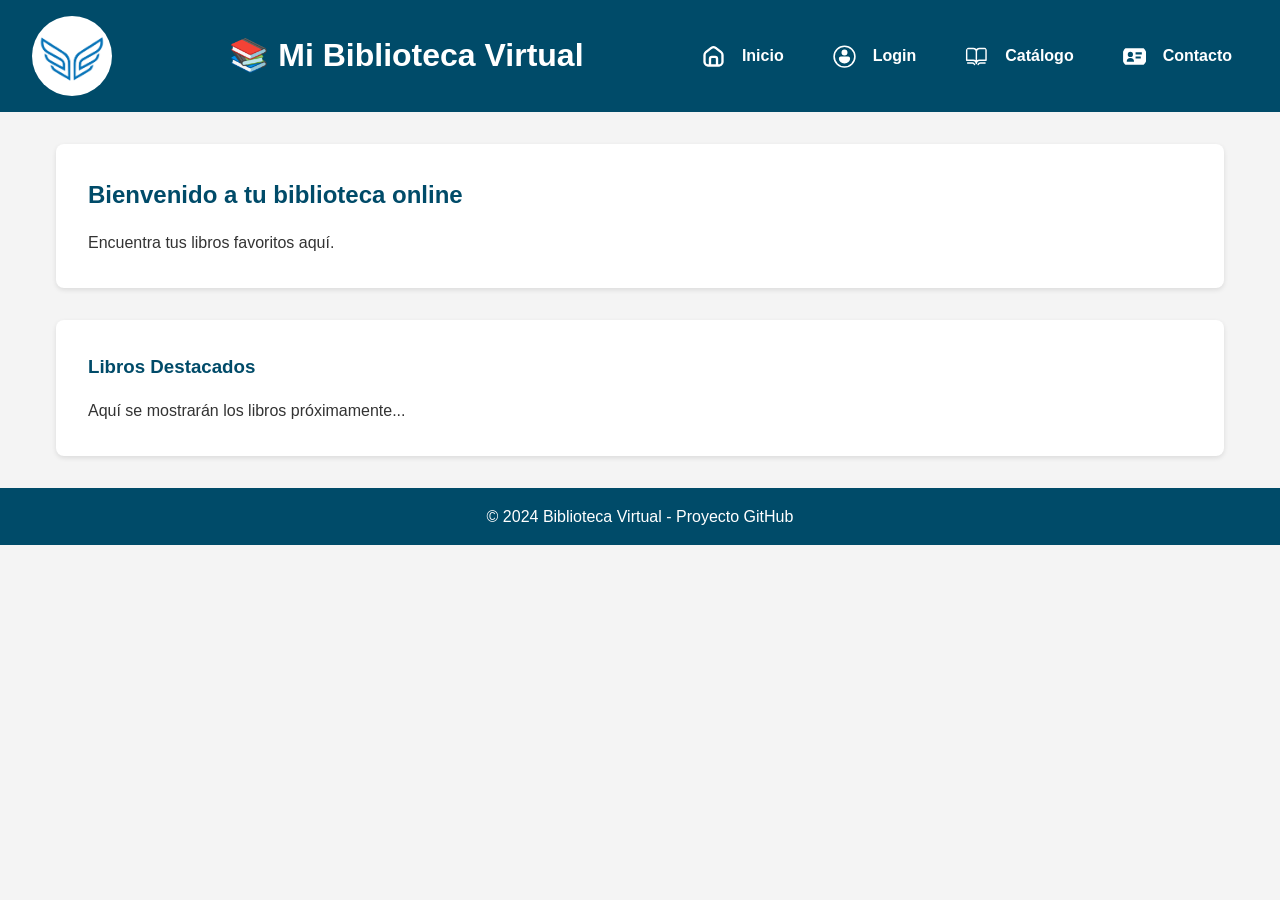
<file: index.html>
<!DOCTYPE html>
<html lang="es">
    <head>
        <meta charset="UTF-8">
        <meta name="viewport" content="width=device-width, initial-scale=1.0">
        <title>Biblioteca Virtual</title>
        <link rel="stylesheet" href="style.css">
    </head>
    <body>
        
        <!-- Encabezado con Navegación -->
        <header>
            <img  src="img/Paradisoft.png" alt="Logo Universidad">
            <h1>📚 Mi Biblioteca Virtual</h1>
            <nav>
                <ul>
                    <li>
                        <img src="ico/home.svg" alt="inicio-icono">
                        <a href="index.html">Inicio</a>
                    </li>
                    <li>
                        <img src="ico/account2.svg" alt="login-icono">
                        <a href="login.html">Login</a>
                    </li>
                    <li>
                        <img src="ico/book.svg" alt="catalogo-icono">
                        <a href="catalogo.html">Catálogo</a>
                    </li>
                    <li>
                        <img src="ico/card.svg" alt="contacto-icono">
                        <a href="#">Contacto</a>
                    </li>
                </ul>
            </nav>
        </header>

        <!-- Contenido Principal -->
        <main>
            <section id="bienvenida">
                <h2>Bienvenido a tu biblioteca online</h2>
                <p>Encuentra tus libros favoritos aquí.</p>
            </section>

            <section id="libros">
                <h3>Libros Destacados</h3>
                <p>Aquí se mostrarán los libros próximamente...</p>
            </section>
        </main>

        <!-- Pie de página -->
        <footer>
            <p>&copy; 2024 Biblioteca Virtual - Proyecto GitHub</p>
        </footer>

    </body>
    </html>
</file>
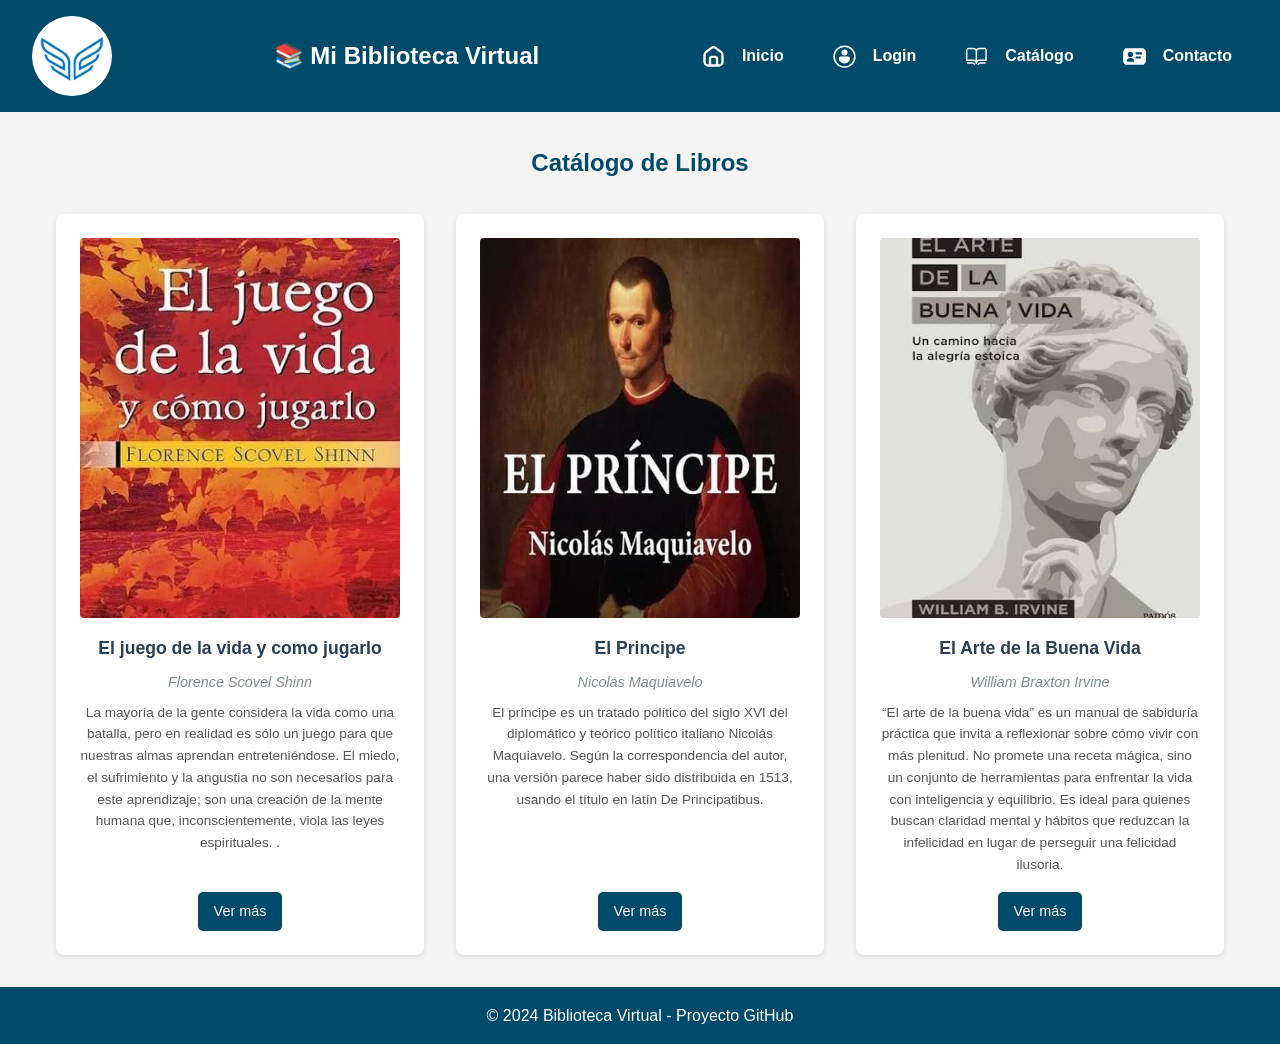
<file: catalogo.html>
<!DOCTYPE html>
<html lang="es">
    <head>
        <meta charset="UTF-8">
        <meta name="viewport" content="width=device-width, initial-scale=1.0">
        <title>Catalogo - Bilbioteca Virtual</title>
        <link rel="stylesheet" href="catalogo-style.css">
    </head>
    <body>
        
        <header>
            <img src="img/Paradisoft.png" alt="Logo Universidad">
            <h1>📚 Mi Biblioteca Virtual</h1>
            <nav>
                <ul>
                    <li>
                        <img src="ico/home.svg" alt="inicio-icono">
                        <a href="index.html">Inicio</a>
                    </li>
                    <li>
                        <img src="ico/account2.svg" alt="login-icono">
                        <a href="login.html">Login</a>
                    </li>
                    <li>
                        <img src="ico/book.svg" alt="catalogo-icono">
                        <a href="catalogo.html">Catálogo</a>
                    </li>
                    <li>
                        <img src="ico/card.svg" alt="contacto-icono">
                        <a href="#">Contacto</a>
                    </li>
                </ul>
            </nav>
        </header>

        <main>
            <section id="estanteria">
                <h2>Catálogo de Libros</h2>
                
                <div class="grid-libros">
                    
                    <article class="libro">
                        <img src="img/libro1.jpg" alt="Portada de El juego de la vida">
                        <h3>El juego de la vida y como jugarlo</h3>
                        <p class="autor">Florence Scovel Shinn</p>
                        <p class="descripcion">La mayoría de la gente considera la vida como una batalla, pero en realidad es sólo un juego para que nuestras almas aprendan entreteniéndose. El miedo, el sufrimiento y la angustia no son necesarios para este aprendizaje; son una creación de la mente humana que, inconscientemente, viola las leyes espirituales. .</p>
                        <a href="#" class="btn">Ver más</a>
                    </article>

                    <article class="libro">
                        <img src="img/libro2.jpg" alt="Portada de El Principe">
                        <h3>El Principe</h3>
                        <p class="autor">Nicolas Maquiavelo</p>
                        <p class="descripcion">El príncipe es un tratado político del siglo XVI del diplomático y teórico político italiano Nicolás Maquiavelo. Según la correspondencia del autor, una versión parece haber sido distribuida en 1513, usando el título en latín De Principatibus.</p>
                        <a href="#" class="btn">Ver más</a>
                    </article>

                    <article class="libro">
                        <img src="img/libro3.jpg" alt="Portada de El Arte de la Buena Vida">
                        <h3>El Arte de la Buena Vida</h3>
                        <p class="autor">William Braxton Irvine</p>
                        <p class="descripcion">“El arte de la buena vida” es un manual de sabiduría práctica que invita a reflexionar sobre cómo vivir con más plenitud. No promete una receta mágica, sino un conjunto de herramientas para enfrentar la vida con inteligencia y equilibrio. Es ideal para quienes buscan claridad mental y hábitos que reduzcan la infelicidad en lugar de perseguir una felicidad ilusoria.</p>
                        <a href="#" class="btn">Ver más</a>
                    </article>

                </div>
            </section>
        </main>

        <footer>
            <p>&copy; 2024 Biblioteca Virtual - Proyecto GitHub</p>
        </footer>

    </body>
</html>
</file>
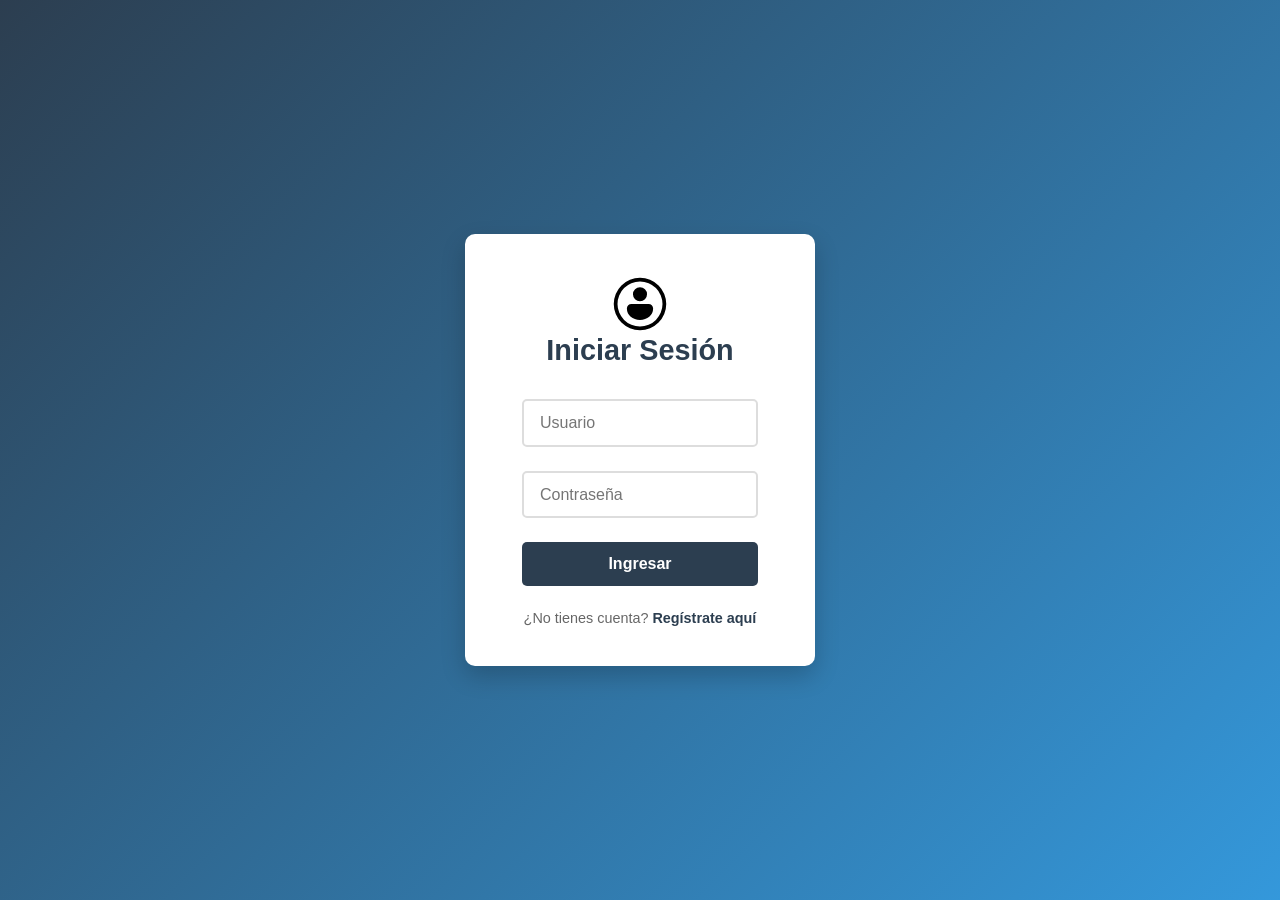
<file: login.html>
<!DOCTYPE html>
<html lang="es">
<head>
    <meta charset="UTF-8">
    <meta name="viewport" content="width=device-width, initial-scale=1.0">
    <title>Login - Biblioteca Virtual</title>
    <link rel="stylesheet" href="login-style.css">
</head>
<body>
    <div id="notificacion" class="notificacion"></div>
    <div class="login-container">
        <img src="ico/account.svg" alt="icono de cuenta">
        <h2>Iniciar Sesión</h2>
        <form id="loginForm">
            <label for="regUsername" class="sr-only">Usuario</label>
            <input type="text" id="username" placeholder="Usuario" required>
            <label for="regPassword" class="sr-only">Contraseña</label>
            <input type="password" id="password" placeholder="Contraseña" required>
            <button type="submit">Ingresar</button>
        </form>
        <p>¿No tienes cuenta? <a href="registro.html">Regístrate aquí</a></p>
    </div>
    <script src="login.js"></script>
</body>
</html>
</file>
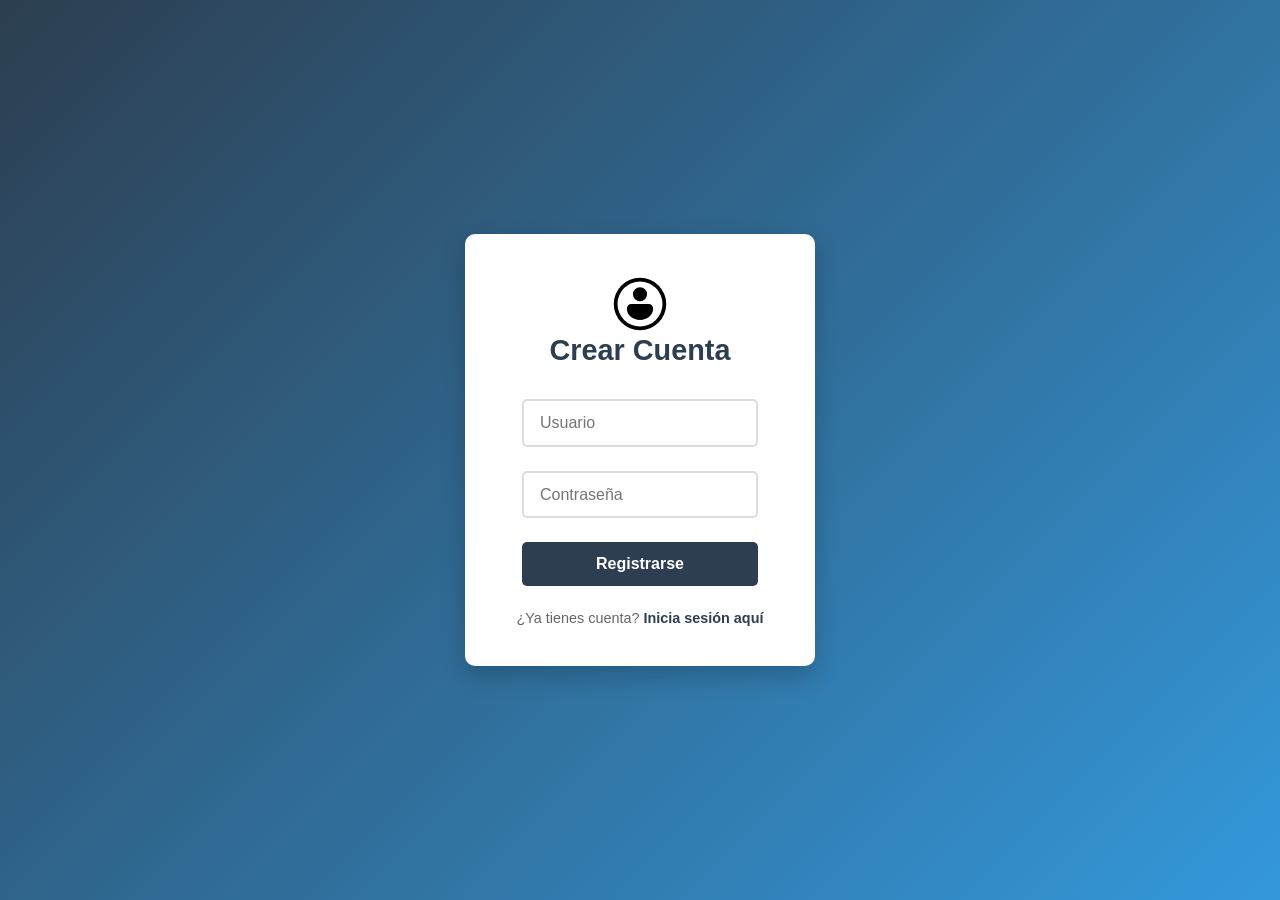
<file: registro.html>
<!DOCTYPE html>
<html lang="es">
<head>
    <meta charset="UTF-8">
    <meta name="viewport" content="width=device-width, initial-scale=1.0">
    <title>Registro - Biblioteca Virtual</title>
    <link rel="stylesheet" href="login-style.css">
</head>
<body>
    <body>
    <div id="notificacion" class="notificacion"></div>
    <div class="login-container">
        <img src="ico/account.svg" alt="icono de cuenta">
        <h2>Crear Cuenta</h2>
        <form id="registroForm">
            <label for="regUsername" class="sr-only">Usuario</label>
            <input type="text" id="regUsername" placeholder="Usuario" required>
            <label for="regPassword" class="sr-only">Contraseña</label>
            <input type="password" id="regPassword" placeholder="Contraseña" required>
            <button type="submit">Registrarse</button>
        </form>
        <p>¿Ya tienes cuenta? <a href="login.html">Inicia sesión aquí</a></p>
    </div>
    <script src="registro.js"></script>
</body>
</html>
</file>
<file: style.css>
* {
    margin: 0;
    padding: 0;
    box-sizing: border-box;
}

body {
    font-family: 'Segoe UI', Tahoma, Geneva, Verdana, sans-serif;
    line-height: 1.6;
    color: #333;
    background-color: #f4f4f4;
}

header {
    display: flex; /*Poner el titulo y la barra de navegación en fila*/
    justify-content: space-between; /*Pone el primer elemento todo izquierda y el segundo todo derecha, creando un espacio entre ellos*/
    background-color: #004b69;
    color: white;
    padding: 1rem 2rem;
    align-items: center;
}

header img{
    height: 80px;
    width: 80px;
    border-radius: 40px;
}

header h1 {
    font-size: 2rem;
}

nav ul {
    justify-content: center;
    list-style: none;
    display: flex;
    align-items: center;
    gap: 2rem;
    flex-wrap: wrap;
}

nav li {
    display: flex;
    flex-direction: row;
    align-items: center;
}

nav img {
    width: 25px;
    height: 25px;
}

nav a {
    color: white;
    text-decoration: none;
    font-weight: bold;
    padding: 0.5rem 1rem;
    border-radius: 5px;
    transition: background-color 0.3s;
}

nav a:hover {
    background-color: #002e41;
}

main {
    max-width: 1200px;
    margin: 2rem auto;
    padding: 0 1rem;
}

section {
    background: white;
    padding: 2rem;
    margin-bottom: 2rem;
    border-radius: 8px;
    box-shadow: 0 2px 5px rgba(0,0,0,0.1);
}

section h2 {
    color: #004b69;
    margin-bottom: 1rem;
}

section h3 {
    color: #004b69;
    margin-bottom: 1rem;
}

footer {
    background-color: #004b69;
    color: white;
    text-align: center;
    padding: 1rem;
    margin-top: 2rem;
}

/* ========== RESPONSIVE ========== */
@media (max-width: 768px) {
    header {
        flex-direction: column;
        text-align: center;
        padding: 1rem;
        gap: 1rem;
    }

    header h1 {
        margin-bottom: 0;
        font-size: 1.3rem;
    }

    nav {
        width: 100%;
    }
    
    nav ul {
        display: flex;
        flex-direction: row;
        align-items: center;
        gap: 0.5rem;
        list-style: none;
        justify-content: center;
        flex-wrap: wrap;
        padding: 0;
        margin: 0;
    }

    nav li {
        display: flex;
        flex-direction: row;
        align-items: center;
    }

    nav img {
        width: 15px;
        height: 15px;
    }

    nav a {
        display: inline-block;
        font-size: 0.9rem;
        padding: 0.4rem 0.8rem;
        white-space: nowrap;
    }
}

@media (max-width: 480px) {
    header h1 {
        font-size: 1.1rem;
    }

    nav ul {
        gap: 0.3rem;
    }

    
    nav li {
        display: flex;
        flex-direction: row;
        align-items: center;
    }

    nav img {
        width: 15px;
        height: 15px;
    }

    nav a {
        font-size: 0.6rem;
        padding: 0.3rem 0.5rem;
    }
}
</file>
<file: catalogo-style.css>
* {
    margin: 0;
    padding: 0;
    box-sizing: border-box;
}

body {
    font-family: 'Segoe UI', Tahoma, Geneva, Verdana, sans-serif;
    line-height: 1.6;
    color: #333;
    background-color: #f4f4f4;
}

/* ========== HEADER Y NAV (Común a todas las páginas) ========== */
header {
    background-color: #004b69;
    color: white;
    padding: 1rem 2rem;
    display: flex;
    justify-content: space-between;
    align-items: center;
}

header h1 {
    font-size: 1.5rem;
}

header img{
    height: 80px;
    width: 80px;
    border-radius: 40px;
}


nav ul {
    list-style: none;
    display: flex;
    justify-content: center;
    gap: 2rem;
    flex-wrap: wrap;
}


nav li {
    display: flex;
    flex-direction: row;
    align-items: center;
}

nav img {
    width: 25px;
    height: 25px;
}

nav a {
    color: white;
    text-decoration: none;
    font-weight: bold;
    padding: 0.5rem 1rem;
    border-radius: 5px;
    transition: background-color 0.3s;
}

nav a:hover {
    background-color: #002e41;
}

/* ========== FOOTER (Común a todas las páginas) ========== */
footer {    background-color: #004b69;
    color: white;
    text-align: center;
    padding: 1rem;
    margin-top: 2rem;
}

/* ========== MAIN - PÁGINA DE INICIO ========== */
#bienvenida, #libros {
    background: white;
    padding: 2rem;
    margin-bottom: 2rem;
    border-radius: 8px;
    box-shadow: 0 2px 5px rgba(0,0,0,0.1);
}

#bienvenida h2, #libros h3 {
    color: #004b69;
    margin-bottom: 1rem;
}

/* ========== MAIN - PÁGINA DE CATÁLOGO ========== */
#estanteria {
    max-width: 1200px;
    margin: 2rem auto;
    padding: 0 1rem;
}

#estanteria h2 {
    text-align: center;
    margin-bottom: 2rem;
    color: #004b69;
}

.grid-libros {
    display: grid;
    grid-template-columns: repeat(3, 1fr);
    gap: 2rem;
}

.libro {
    display: flex;
    flex-direction: column;
    height: 100%;
    background: white;
    padding: 1.5rem;
    border-radius: 8px;
    box-shadow: 0 2px 5px rgba(0,0,0,0.1);
    text-align: center;
}

.libro img {
    width: 100%;    
    height: 380px;
    object-fit: cover;
    border-radius: 4px;
    margin-bottom: 1rem;
}

.libro h3 {
    color: #2c3e50;
    margin-bottom: 0.5rem;
    font-size: 1.1rem;
}

.libro .autor {
    color: #7f8c8d;
    font-style: italic;
    margin-bottom: 0.5rem;
    font-size: 0.9rem;
}

.libro .descripcion {
    font-size: 0.85rem;
    margin-bottom: 1rem;
    color: #555;
}

.btn {
    margin-top: auto;
    display: inline-block;
    background-color: #004b69;
    color: white;
    padding: 0.5rem 1rem;
    text-decoration: none;
    border-radius: 5px;
    transition: background-color 0.3s;
    font-size: 0.9rem;
    align-self: center;
}

.btn:hover {
    background-color: #002e41;
}

/* ========== RESPONSIVE ========== */
@media (max-width: 768px) {
    header {
        flex-direction: column;
        text-align: center;
        padding: 1rem;
        gap: 1rem;
    }

    header h1 {
        margin-bottom: 0;
        font-size: 1.3rem;
    }

    nav {
        width: 100%;
    }
    
    nav ul {
        display: flex;
        flex-direction: row;
        align-items: center;
        gap: 0.5rem;
        list-style: none;
        justify-content: center;
        flex-wrap: wrap;
        padding: 0;
        margin: 0;
    }

    nav li {
        display: flex;
        flex-direction: row;
        align-items: center;
    }

    nav img {
        width: 15px;
        height: 15px;
    }

    nav a {
        display: inline-block;
        font-size: 0.9rem;
        padding: 0.4rem 0.8rem;
        white-space: nowrap;
    }
    
    .grid-libros {
        grid-template-columns: repeat(2, 1fr);
    }
}

@media (max-width: 480px) {
    .grid-libros {
        grid-template-columns: 1fr;
    }

    header h1 {
        font-size: 1.1rem;
    }

    nav ul {
        gap: 0.3rem;
    }

    nav li {
        display: flex;
        flex-direction: row;
        align-items: center;
    }

    nav img {
        width: 15px;
        height: 15px;
    }

    nav a {
        font-size: 0.8rem;
        padding: 0.3rem 0.5rem;
    }
}
</file>
<file: login-style.css>
* {
    margin: 0;
    padding: 0;
    box-sizing: border-box;
}

body {
    font-family: 'Segoe UI', Tahoma, Geneva, Verdana, sans-serif;
    background: linear-gradient(135deg, #2c3e50, #3498db);
    min-height: 100vh;
    display: flex;
    justify-content: center;
    align-items: center;
}

.login-container {
    background: white;
    display: flex;
    flex-direction: column;
    align-items: center;
    padding: 2.5rem;
    border-radius: 10px;
    box-shadow: 0 10px 25px rgba(0,0,0,0.2);
    width: 100%;
    max-width: 350px;
}

.login-container img{
    width: 60px;
    height: 60px
}

.login-container h2 {
    text-align: center;
    color: #2c3e50;
    margin-bottom: 2rem;
    font-size: 1.8rem;
}

form {
    display: flex;
    flex-direction: column;
    gap: 1.5rem;
}

/* Label oculto pero accesible para lectores de pantalla */
.sr-only {
    position: absolute;
    width: 1px;
    height: 1px;
    padding: 0;
    margin: -1px;
    overflow: hidden;
    clip: rect(0, 0, 0, 0);
    border: 0;
}

input {
    padding: 0.8rem 1rem;
    border: 2px solid #ddd;
    border-radius: 5px;
    font-size: 1rem;
    transition: border-color 0.3s;
}

input:focus {
    outline: none;
    border-color: #2c3e50;
}

button {
    padding: 0.8rem;
    background-color: #2c3e50;
    color: white;
    border: none;
    border-radius: 5px;
    font-size: 1rem;
    font-weight: bold;
    cursor: pointer;
    transition: background-color 0.3s;
}

button:hover {
    background-color: #34495e;
}

p {
    text-align: center;
    margin-top: 1.5rem;
    color: #666;
    font-size: 0.9rem;
}

p a {
    color: #2c3e50;
    text-decoration: none;
    font-weight: bold;
}

p a:hover {
    text-decoration: underline;
}

@media (max-width: 480px) {
    .login-container {
        max-width: 400px;
        margin: 1rem;
        padding: 2rem;
    }
}

/* ========== NOTIFICACIONES ========== */
.notificacion {
    position: fixed;
    top: -100px; /* Oculto arriba inicialmente */
    left: 50%;
    transform: translateX(-50%);
    padding: 1rem 2rem;
    border-radius: 5px;
    color: white;
    font-weight: bold;
    z-index: 1000;
    transition: top 0.3s ease-in-out;
    max-width: 90%;
    text-align: center;
}

.notificacion.mostrar {
    top: 20px; /* Visible cuando tiene la clase "mostrar" */
}

.notificacion.exito {
    background-color: #27ae60; /* Verde para éxito */
}

.notificacion.error {
    background-color: #e74c3c; /* Rojo para error */
}
</file>
